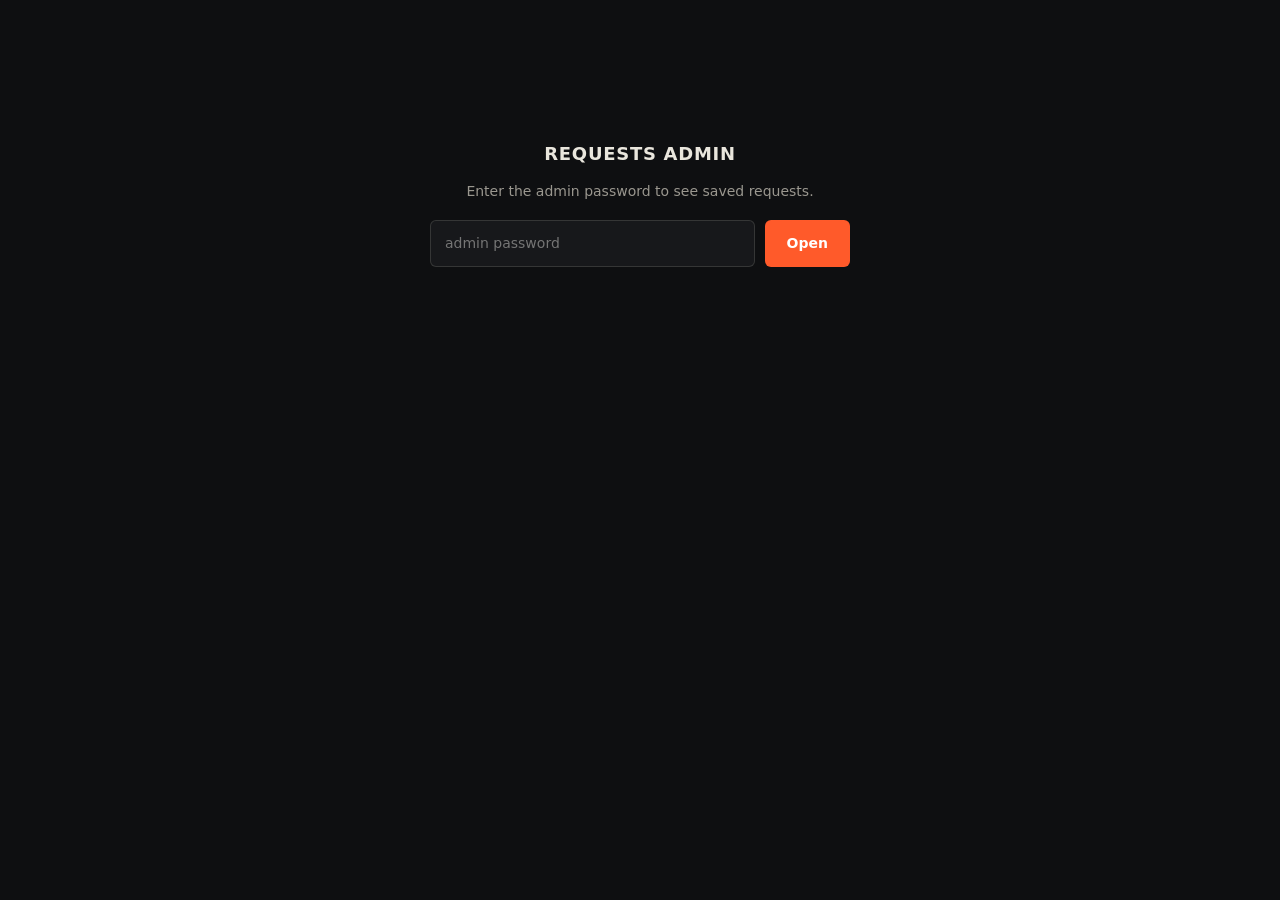
<file: admin.html>
<!DOCTYPE html>
<html lang="en" dir="ltr" data-theme="dark">
<head>
  <meta charset="UTF-8">
  <meta name="viewport" content="width=device-width, initial-scale=1.0">
  <meta http-equiv="Content-Security-Policy" content="default-src 'self'; script-src 'self' https://cdnjs.cloudflare.com https://challenges.cloudflare.com; style-src 'self' 'unsafe-inline'; font-src 'self' data:; img-src 'self' data:; connect-src 'self' https://api.github.com https://*.supabase.co https://challenges.cloudflare.com; frame-src https://challenges.cloudflare.com; worker-src 'self'; manifest-src 'self'; object-src 'none'; base-uri 'self'; form-action 'self' mailto: https://wa.me; upgrade-insecure-requests">
  <title>Requests — BG Sash admin</title>
  <meta name="robots" content="noindex, nofollow">
  <meta name="referrer" content="no-referrer">
  <style>
    :root { --bg:#0e0f11; --fg:#e9e6dd; --muted:#9a978f; --line:rgba(233,230,221,.14); --accent:#ff5a2a; --card:#17181b; }
    * { box-sizing: border-box; }
    body { margin:0; background:var(--bg); color:var(--fg); font:14px/1.5 "Segoe UI", system-ui, sans-serif; padding:32px; }
    h1 { font-size:18px; text-transform:uppercase; letter-spacing:.04em; }
    .muted { color:var(--muted); }
    #gate { max-width:420px; margin:12vh auto; text-align:center; }
    input, select { background:var(--card); border:1px solid var(--line); color:var(--fg); padding:12px 14px; border-radius:6px; font:inherit; width:100%; }
    button { background:var(--accent); border:0; color:#fff; font:inherit; font-weight:600; padding:12px 22px; border-radius:6px; cursor:pointer; }
    button:hover { filter:brightness(1.1); }
    button.lock { background:transparent; border:1px solid var(--line); color:var(--muted); font-size:11px; padding:4px 10px; margin-inline-start:10px; }
    #login { display:flex; gap:10px; margin-top:18px; }
    table { width:100%; border-collapse:collapse; margin:18px 0 34px; }
    th, td { text-align:start; padding:10px 12px; border-bottom:1px solid var(--line); vertical-align:top; }
    th { font-size:11px; text-transform:uppercase; letter-spacing:.06em; color:var(--muted); }
    tr:hover td { background:rgba(255,255,255,.02); }
    .pill { display:inline-block; padding:3px 10px; border-radius:999px; font-size:11px; border:1px solid var(--line); }
    .pill.new { color:var(--accent); border-color:var(--accent); }
    select.status { width:auto; padding:4px 8px; font-size:12px; }
    .wrap { max-width:1200px; margin:0 auto; }
    .err { color:var(--accent); margin-top:12px; }
    h3 { font-size:12px; text-transform:uppercase; letter-spacing:.06em; color:var(--muted); margin:0 0 4px; }
    .three { display:flex; flex-wrap:wrap; gap:26px; }
    .three > div { flex:1 1 250px; min-width:230px; }
    .three table { margin:8px 0 22px; }
    .bar { display:block; height:8px; background:rgba(255,255,255,.06); border-radius:2px; overflow:hidden; }
    .bar i { display:block; height:100%; background:var(--accent); opacity:.7; }
    td b { font-weight:600; }
    textarea { background:var(--card); border:1px solid var(--line); color:var(--fg); padding:8px 10px; border-radius:6px; font:inherit; font-size:12px; width:100%; min-height:46px; resize:vertical; }
    .row { display:flex; flex-wrap:wrap; gap:10px; align-items:center; margin:0 0 26px; }
    #availNote { flex:1 1 340px; width:auto; padding:8px 10px; font-size:12px; }
    @media (max-width:820px){ td,th{padding:8px 6px;font-size:12px} .hide-sm{display:none} }
  </style>
</head>
<body>
  <div id="gate">
    <h1>Requests admin</h1>
    <p class="muted">Enter the admin password to see saved requests.</p>
    <form id="login">
      <input type="password" id="pw" placeholder="admin password" autocomplete="current-password">
      <button type="submit">Open</button>
    </form>
    <p class="err" id="err"></p>
  </div>

  <div class="wrap" id="board" hidden>
    <h1>Requests <span class="muted" id="stamp"></span> <button type="button" id="lockBtn" class="lock">Lock</button></h1>
    <h2>Visits <select id="vRange" class="status">
      <option value="7">last 7 days</option>
      <option value="30" selected>last 30 days</option>
      <option value="90">last 90 days</option>
      <option value="180">last 180 days</option>
      <option value="365">last year</option>
    </select></h2>
    <p class="muted" id="vSummary">loading…</p>
    <table id="vSeries">
      <thead><tr><th>Day</th><th>Visitors</th><th>Views</th><th class="hide-sm">Shape</th></tr></thead>
      <tbody></tbody>
    </table>
    <div class="three">
      <div>
        <h3>Pages</h3>
        <table id="vPaths">
          <thead><tr><th>Path</th><th>Views</th></tr></thead>
          <tbody></tbody>
        </table>
      </div>
      <div>
        <h3>Where they came from</h3>
        <table id="vRefs">
          <thead><tr><th>Referrer</th><th>Visits</th></tr></thead>
          <tbody></tbody>
        </table>
      </div>
      <div>
        <h3>Languages</h3>
        <table id="vLangs">
          <thead><tr><th>Language</th><th>Views</th></tr></thead>
          <tbody></tbody>
        </table>
      </div>
      <div>
        <h3>Devices</h3>
        <table id="vDevices">
          <thead><tr><th>Device</th><th>Views</th></tr></thead>
          <tbody></tbody>
        </table>
      </div>
      <div>
        <h3>Browsers</h3>
        <table id="vBrowsers">
          <thead><tr><th>Browser</th><th>Views</th></tr></thead>
          <tbody></tbody>
        </table>
      </div>
    </div>
    <h2>Availability pill <span class="muted">— what the homepage says about working hours</span></h2>
    <p class="row">
      <select id="availState" class="status">
        <option value="auto">auto — the Baghdad clock decides</option>
        <option value="open">open — replies today</option>
        <option value="closed">closed — not taking work</option>
      </select>
      <input type="text" id="availNote" maxlength="120" placeholder="optional words for the pill, in the visitor's language (120)">
      <button type="button" id="availSave">Save</button>
      <span class="muted" id="availNow"></span>
    </p>
    <h2>Build requests
      <button type="button" id="csvBtn" class="lock">Export CSV</button>
      <span class="muted" id="saveState"></span>
    </h2>
    <table id="reqTable">
      <thead><tr><th>When</th><th>Service</th><th>Budget</th><th>Name</th><th>Contact</th><th class="hide-sm">Details</th><th class="hide-sm">Came from</th><th>Status</th><th>Notes</th></tr></thead>
      <tbody></tbody>
    </table>
    <h2>Contact messages
      <button type="button" id="csvMsgBtn" class="lock">Export CSV</button>
    </h2>
    <table id="msgTable">
      <thead><tr><th>When</th><th>Name</th><th>Email</th><th>Message</th></tr></thead>
      <tbody></tbody>
    </table>
  </div>

<script src="assets/js/admin.js?v=r28"></script>
</body>
</html>
</file>
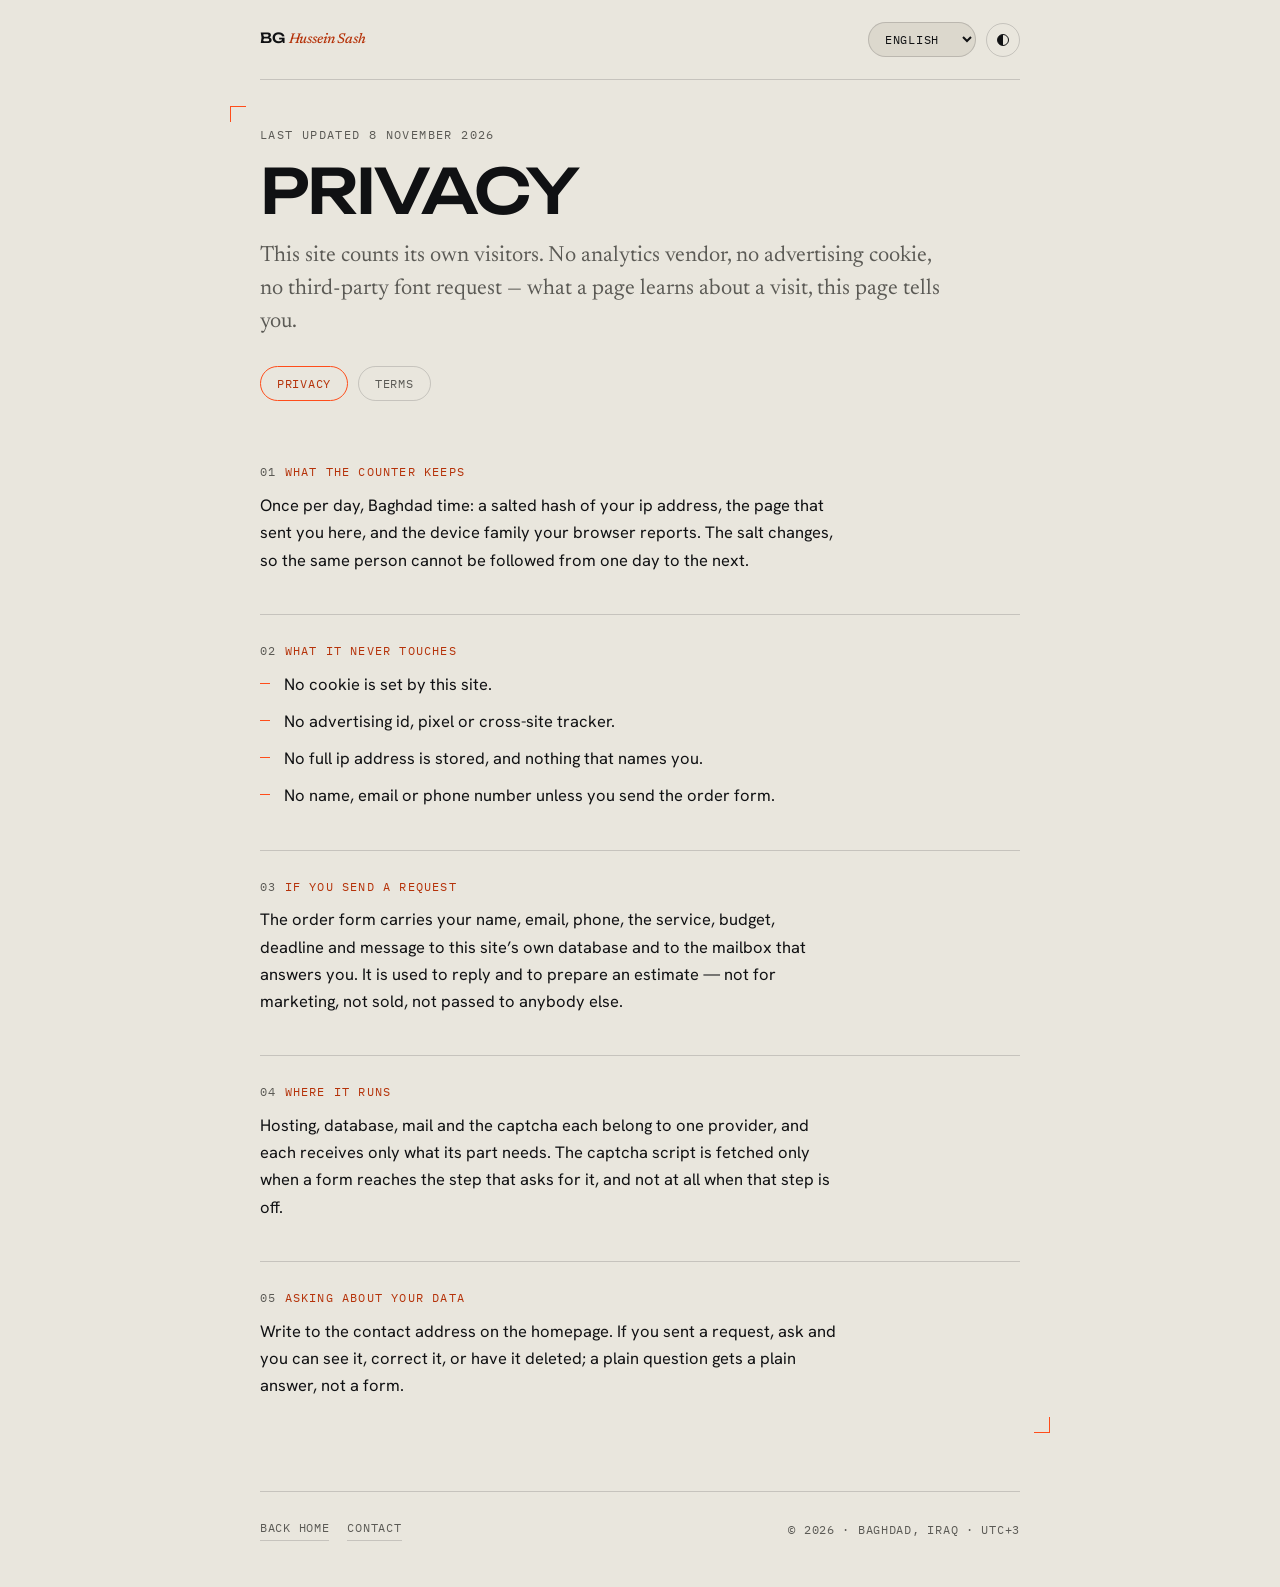
<file: privacy.html>
<!DOCTYPE html>
<html lang="en" dir="ltr" data-theme="dark">
<head>
  <meta charset="UTF-8">
  <meta name="viewport" content="width=device-width, initial-scale=1.0, viewport-fit=cover">
  <meta http-equiv="Content-Security-Policy" content="default-src 'self'; script-src 'self' https://cdnjs.cloudflare.com https://challenges.cloudflare.com; style-src 'self' 'unsafe-inline'; font-src 'self' data:; img-src 'self' data:; connect-src 'self' https://api.github.com https://*.supabase.co https://challenges.cloudflare.com; frame-src https://challenges.cloudflare.com; worker-src 'self'; manifest-src 'self'; object-src 'none'; base-uri 'self'; form-action 'self' mailto: https://wa.me; upgrade-insecure-requests">
  <title>Privacy · BG Hussein Sash</title>
  <meta name="description" content="What this site records about a visit, what it never collects, and where the data lives — the privacy policy of BG Hussein Sash, Baghdad.">
  <meta name="robots" content="index,follow">
  <meta name="theme-color" content="#0e0f11">
  <meta name="referrer" content="strict-origin-when-cross-origin">
  <script src="/assets/js/theme.js?v=r28"></script>
  <link rel="icon" href="/assets/favicon.svg" type="image/svg+xml">
  <link rel="apple-touch-icon" href="/assets/icons/apple-touch-icon.png">
  <link rel="manifest" href="/manifest.webmanifest">
  <link rel="canonical" href="https://mywebsite0776.web.app/privacy">
  <link rel="alternate" hreflang="en" href="https://mywebsite0776.web.app/privacy?lang=en">
  <link rel="alternate" hreflang="ar" href="https://mywebsite0776.web.app/privacy?lang=ar">
  <link rel="alternate" hreflang="ku" href="https://mywebsite0776.web.app/privacy?lang=ku">
  <link rel="alternate" hreflang="tr" href="https://mywebsite0776.web.app/privacy?lang=tr">
  <link rel="alternate" hreflang="fr" href="https://mywebsite0776.web.app/privacy?lang=fr">
  <link rel="alternate" hreflang="es" href="https://mywebsite0776.web.app/privacy?lang=es">
  <link rel="alternate" hreflang="de" href="https://mywebsite0776.web.app/privacy?lang=de">
  <link rel="alternate" hreflang="ru" href="https://mywebsite0776.web.app/privacy?lang=ru">
  <link rel="alternate" hreflang="zh" href="https://mywebsite0776.web.app/privacy?lang=zh">
  <link rel="alternate" hreflang="ja" href="https://mywebsite0776.web.app/privacy?lang=ja">
  <link rel="alternate" hreflang="ko" href="https://mywebsite0776.web.app/privacy?lang=ko">
  <link rel="alternate" hreflang="hi" href="https://mywebsite0776.web.app/privacy?lang=hi">
  <link rel="alternate" hreflang="x-default" href="https://mywebsite0776.web.app/privacy">
  <meta property="og:site_name" content="BG Hussein Sash">
  <meta property="og:title" content="Privacy · BG Hussein Sash">
  <meta property="og:description" content="What this site records about a visit, and what it never collects.">
  <meta property="og:type" content="website">
  <meta property="og:url" content="https://mywebsite0776.web.app/privacy">
  <meta property="og:image" content="https://mywebsite0776.web.app/assets/shots/og-cover.png">
  <meta property="og:image:width" content="1200">
  <meta property="og:image:height" content="630">
  <meta property="og:image:alt" content="BG Hussein Sash — IT Manager &amp; Software Engineer, Baghdad">
  <meta name="twitter:card" content="summary_large_image">
  <meta name="twitter:title" content="Privacy · BG Hussein Sash">
  <meta name="twitter:description" content="What this site records about a visit, and what it never collects.">
  <meta name="twitter:image" content="https://mywebsite0776.web.app/assets/shots/og-cover.png">
  <script type="application/ld+json">
  {
    "@context": "https://schema.org",
    "@type": "WebPage",
    "name": "Privacy",
    "url": "https://mywebsite0776.web.app/privacy",
    "inLanguage": "en",
    "isPartOf": { "@type": "WebSite", "name": "BG Hussein Sash", "url": "https://mywebsite0776.web.app/" }
  }
  </script>
  <script type="application/ld+json">
  {
    "@context": "https://schema.org",
    "@type": "BreadcrumbList",
    "itemListElement": [
      { "@type": "ListItem", "position": 1, "name": "Home", "item": "https://mywebsite0776.web.app/" },
      { "@type": "ListItem", "position": 2, "name": "Privacy" }
    ]
  }
  </script>
  <link rel="stylesheet" href="/assets/css/fonts.css?v=r28">
  <link rel="stylesheet" href="/assets/css/legal.css?v=r28">
</head>
<body>
  <a class="skip" href="#sheet" data-i18n="a11y.skip">Skip to content</a>

  <div class="wrap">
    <header class="lg-head">
      <a class="lg-brand" href="/"><span lang="en">BG</span> <em lang="en">Hussein Sash</em></a>
      <div class="lg-tools">
        <select id="langSelect" data-i18n-aria="a11y.language" aria-label="Language">
          <option value="en" lang="en">English</option><option value="ar" lang="ar">العربية</option><option value="ku" lang="ku">کوردی</option><option value="tr" lang="tr">Türkçe</option><option value="fr" lang="fr">Français</option><option value="es" lang="es">Español</option><option value="de" lang="de">Deutsch</option><option value="ru" lang="ru">Русский</option><option value="zh" lang="zh">中文</option><option value="ja" lang="ja">日本語</option><option value="ko" lang="ko">한국어</option><option value="hi" lang="hi">हिन्दी</option>
        </select>
        <button class="theme" id="themeBtn" type="button" data-i18n-aria="a11y.theme" aria-label="Switch light or dark theme"><i></i></button>
      </div>
    </header>

    <main class="lg" id="sheet">
      <p class="updated" data-i18n="legal.updated">Last updated 8 November 2026</p>
      <h1 data-i18n="legal.p.h1" data-page-title>Privacy</h1>
      <p class="lead" data-i18n="legal.p.lead">This site counts its own visitors. No analytics vendor, no advertising cookie, no third-party font request — what a page learns about a visit, this page tells you.</p>

      <ul class="tabs" data-i18n-aria="a11y.legal" aria-label="Privacy and terms">
        <li><a href="/privacy" aria-current="page" data-i18n="footer.privacy">Privacy</a></li>
        <li><a href="/terms" data-i18n="footer.terms">Terms</a></li>
      </ul>

      <section>
        <h2 data-num="01" data-i18n="legal.p.countH">What the counter keeps</h2>
        <p data-i18n="legal.p.countP">Once per day, Baghdad time: a salted hash of your ip address, the page that sent you here, and the device family your browser reports. The salt changes, so the same person cannot be followed from one day to the next.</p>
      </section>

      <section>
        <h2 data-num="02" data-i18n="legal.p.neverH">What it never touches</h2>
        <ul class="clauses">
          <li data-i18n="legal.p.never1">No cookie is set by this site.</li>
          <li data-i18n="legal.p.never2">No advertising id, pixel or cross-site tracker.</li>
          <li data-i18n="legal.p.never3">No full ip address is stored, and nothing that names you.</li>
          <li data-i18n="legal.p.never4">No name, email or phone number unless you send the order form.</li>
        </ul>
      </section>

      <section>
        <h2 data-num="03" data-i18n="legal.p.formH">If you send a request</h2>
        <p data-i18n="legal.p.formP">The order form carries your name, email, phone, the service, budget, deadline and message to this site’s own database and to the mailbox that answers you. It is used to reply and to prepare an estimate — not for marketing, not sold, not passed to anybody else.</p>
      </section>

      <section>
        <h2 data-num="04" data-i18n="legal.p.hostH">Where it runs</h2>
        <p data-i18n="legal.p.hostP">Hosting, database, mail and the captcha each belong to one provider, and each receives only what its part needs. The captcha script is fetched only when a form reaches the step that asks for it, and not at all when that step is off.</p>
      </section>

      <section>
        <h2 data-num="05" data-i18n="legal.p.askH">Asking about your data</h2>
        <p data-i18n="legal.p.askP">Write to the contact address on the homepage. If you sent a request, ask and you can see it, correct it, or have it deleted; a plain question gets a plain answer, not a form.</p>
      </section>
    </main>

    <footer class="lg-foot">
      <a href="/" data-i18n="notfound.home">Back home</a>
      <a href="/#contact" data-i18n="notfound.contact">Contact</a>
      <span class="mark"><span>&copy; 2026</span> · <span data-i18n="footer.place">Baghdad, Iraq · UTC+3</span></span>
    </footer>
  </div>

<script src="/assets/js/tally.js?v=r28"></script>
<script src="/assets/js/case.js?v=r28"></script>
</body>
</html>
</file>
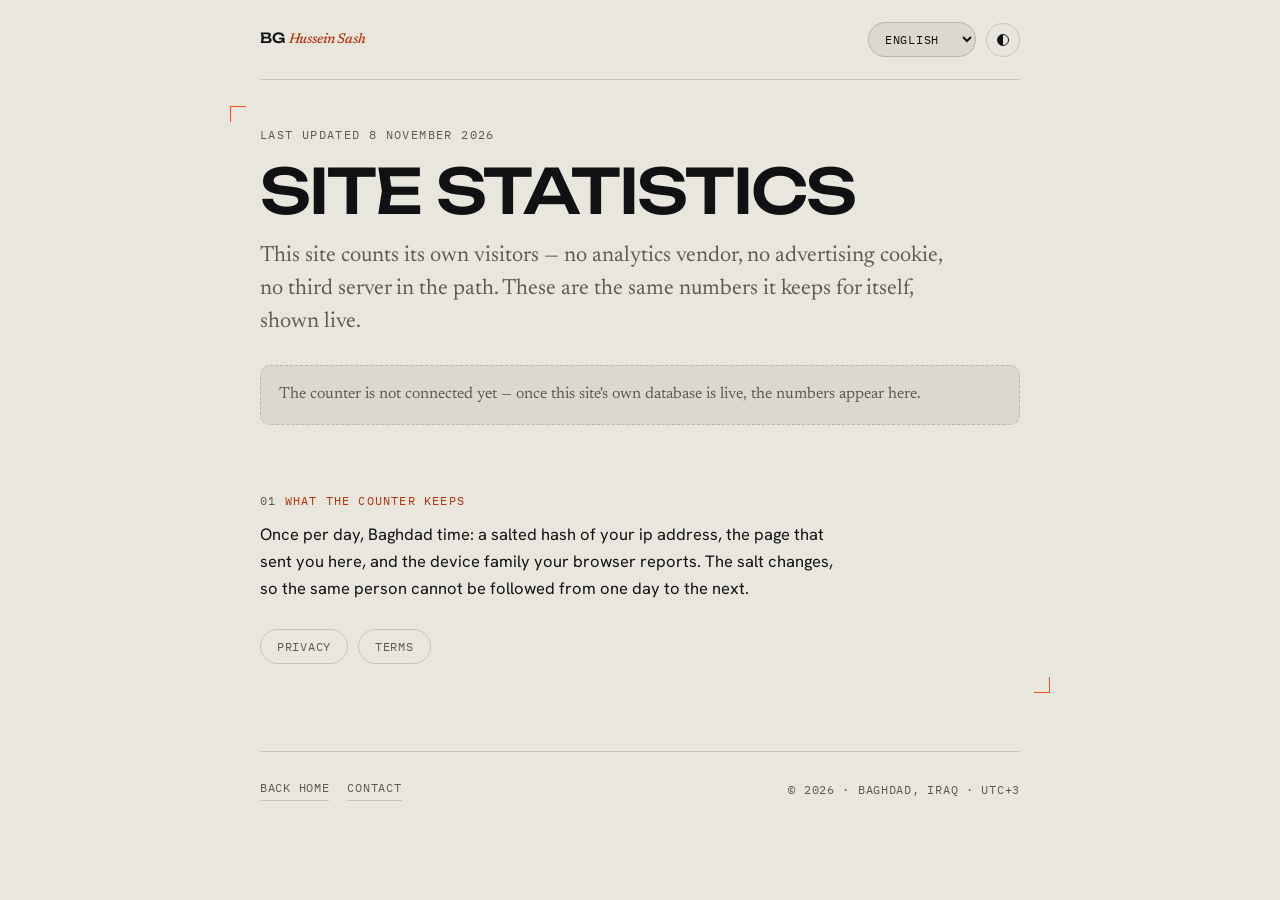
<file: stats.html>
<!DOCTYPE html>
<html lang="en" dir="ltr" data-theme="dark">
<head>
  <meta charset="UTF-8">
  <meta name="viewport" content="width=device-width, initial-scale=1.0, viewport-fit=cover">
  <meta http-equiv="Content-Security-Policy" content="default-src 'self'; script-src 'self' https://cdnjs.cloudflare.com https://challenges.cloudflare.com; style-src 'self' 'unsafe-inline'; font-src 'self' data:; img-src 'self' data:; connect-src 'self' https://api.github.com https://*.supabase.co https://challenges.cloudflare.com; frame-src https://challenges.cloudflare.com; worker-src 'self'; manifest-src 'self'; object-src 'none'; base-uri 'self'; form-action 'self' mailto: https://wa.me; upgrade-insecure-requests">
  <title>Statistics · BG Hussein Sash</title>
  <meta name="description" content="The live visitor count this site keeps for itself — total page views, unique visitors and today, counted with no analytics vendor and no advertising cookie.">
  <meta name="robots" content="index,follow">
  <meta name="theme-color" content="#0e0f11">
  <meta name="referrer" content="strict-origin-when-cross-origin">
  <script src="/assets/js/theme.js?v=r28"></script>
  <link rel="icon" href="/assets/favicon.svg" type="image/svg+xml">
  <link rel="apple-touch-icon" href="/assets/icons/apple-touch-icon.png">
  <link rel="manifest" href="/manifest.webmanifest">
  <link rel="canonical" href="https://mywebsite0776.web.app/stats">
  <link rel="alternate" hreflang="en" href="https://mywebsite0776.web.app/stats?lang=en">
  <link rel="alternate" hreflang="ar" href="https://mywebsite0776.web.app/stats?lang=ar">
  <link rel="alternate" hreflang="ku" href="https://mywebsite0776.web.app/stats?lang=ku">
  <link rel="alternate" hreflang="tr" href="https://mywebsite0776.web.app/stats?lang=tr">
  <link rel="alternate" hreflang="fr" href="https://mywebsite0776.web.app/stats?lang=fr">
  <link rel="alternate" hreflang="es" href="https://mywebsite0776.web.app/stats?lang=es">
  <link rel="alternate" hreflang="de" href="https://mywebsite0776.web.app/stats?lang=de">
  <link rel="alternate" hreflang="ru" href="https://mywebsite0776.web.app/stats?lang=ru">
  <link rel="alternate" hreflang="zh" href="https://mywebsite0776.web.app/stats?lang=zh">
  <link rel="alternate" hreflang="ja" href="https://mywebsite0776.web.app/stats?lang=ja">
  <link rel="alternate" hreflang="ko" href="https://mywebsite0776.web.app/stats?lang=ko">
  <link rel="alternate" hreflang="hi" href="https://mywebsite0776.web.app/stats?lang=hi">
  <link rel="alternate" hreflang="x-default" href="https://mywebsite0776.web.app/stats">
  <meta property="og:site_name" content="BG Hussein Sash">
  <meta property="og:title" content="Statistics · BG Hussein Sash">
  <meta property="og:description" content="The live visitor count this site keeps for itself — no analytics vendor, no advertising cookie.">
  <meta property="og:type" content="website">
  <meta property="og:url" content="https://mywebsite0776.web.app/stats">
  <meta property="og:image" content="https://mywebsite0776.web.app/assets/shots/og-cover.png">
  <meta property="og:image:width" content="1200">
  <meta property="og:image:height" content="630">
  <meta property="og:image:alt" content="BG Hussein Sash — IT Manager &amp; Software Engineer, Baghdad">
  <meta name="twitter:card" content="summary_large_image">
  <meta name="twitter:title" content="Statistics · BG Hussein Sash">
  <meta name="twitter:description" content="The live visitor count this site keeps for itself — no analytics vendor, no advertising cookie.">
  <meta name="twitter:image" content="https://mywebsite0776.web.app/assets/shots/og-cover.png">
  <script type="application/ld+json">
  {
    "@context": "https://schema.org",
    "@type": "WebPage",
    "name": "Site statistics",
    "url": "https://mywebsite0776.web.app/stats",
    "inLanguage": "en",
    "isPartOf": { "@type": "WebSite", "name": "BG Hussein Sash", "url": "https://mywebsite0776.web.app/" }
  }
  </script>
  <script type="application/ld+json">
  {
    "@context": "https://schema.org",
    "@type": "BreadcrumbList",
    "itemListElement": [
      { "@type": "ListItem", "position": 1, "name": "Home", "item": "https://mywebsite0776.web.app/" },
      { "@type": "ListItem", "position": 2, "name": "Site statistics" }
    ]
  }
  </script>
  <link rel="stylesheet" href="/assets/css/fonts.css?v=r28">
  <link rel="stylesheet" href="/assets/css/legal.css?v=r28">
</head>
<body>
  <a class="skip" href="#sheet" data-i18n="a11y.skip">Skip to content</a>

  <div class="wrap">
    <header class="lg-head">
      <a class="lg-brand" href="/"><span lang="en">BG</span> <em lang="en">Hussein Sash</em></a>
      <div class="lg-tools">
        <select id="langSelect" data-i18n-aria="a11y.language" aria-label="Language">
          <option value="en" lang="en">English</option><option value="ar" lang="ar">العربية</option><option value="ku" lang="ku">کوردی</option><option value="tr" lang="tr">Türkçe</option><option value="fr" lang="fr">Français</option><option value="es" lang="es">Español</option><option value="de" lang="de">Deutsch</option><option value="ru" lang="ru">Русский</option><option value="zh" lang="zh">中文</option><option value="ja" lang="ja">日本語</option><option value="ko" lang="ko">한국어</option><option value="hi" lang="hi">हिन्दी</option>
        </select>
        <button class="theme" id="themeBtn" type="button" data-i18n-aria="a11y.theme" aria-label="Switch light or dark theme"><i></i></button>
      </div>
    </header>

    <main class="lg" id="sheet">
      <p class="updated" data-i18n="legal.updated">Last updated 8 November 2026</p>
      <h1 data-i18n="stats.h1" data-page-title>Site statistics</h1>
      <p class="lead" data-i18n="stats.lead">This site counts its own visitors — no analytics vendor, no advertising cookie, no third server in the path. These are the same numbers it keeps for itself, shown live.</p>

      <div id="tally" class="stat-grid" hidden>
        <div class="stat"><b id="tViews"></b><span data-i18n="tally.views">page views</span></div>
        <div class="stat"><b id="tGuests"></b><span data-i18n="tally.guests">visitors</span></div>
        <div class="stat"><b id="tToday"></b><span data-i18n="tally.today">today</span></div>
      </div>
      <p id="statsOffline" class="stat-offline" data-i18n="stats.offline" hidden>The counter is not connected yet — once this site's own database is live, the numbers appear here.</p>

      <section>
        <h2 data-num="01" data-i18n="legal.p.countH">What the counter keeps</h2>
        <p data-i18n="legal.p.countP">Once per day, Baghdad time: a salted hash of your ip address, the page that sent you here, and the device family your browser reports. The salt changes, so the same person cannot be followed from one day to the next.</p>
      </section>

      <ul class="tabs" data-i18n-aria="a11y.legal" aria-label="Privacy and terms">
        <li><a href="/privacy" data-i18n="footer.privacy">Privacy</a></li>
        <li><a href="/terms" data-i18n="footer.terms">Terms</a></li>
      </ul>
    </main>

    <footer class="lg-foot">
      <a href="/" data-i18n="notfound.home">Back home</a>
      <a href="/#contact" data-i18n="notfound.contact">Contact</a>
      <span class="mark"><span>&copy; 2026</span> · <span data-i18n="footer.place">Baghdad, Iraq · UTC+3</span></span>
    </footer>
  </div>

<script src="/assets/js/tally.js?v=r28"></script>
<script src="/assets/js/case.js?v=r28"></script>
<script src="/assets/js/stats.js?v=r28"></script>
</body>
</html>
</file>
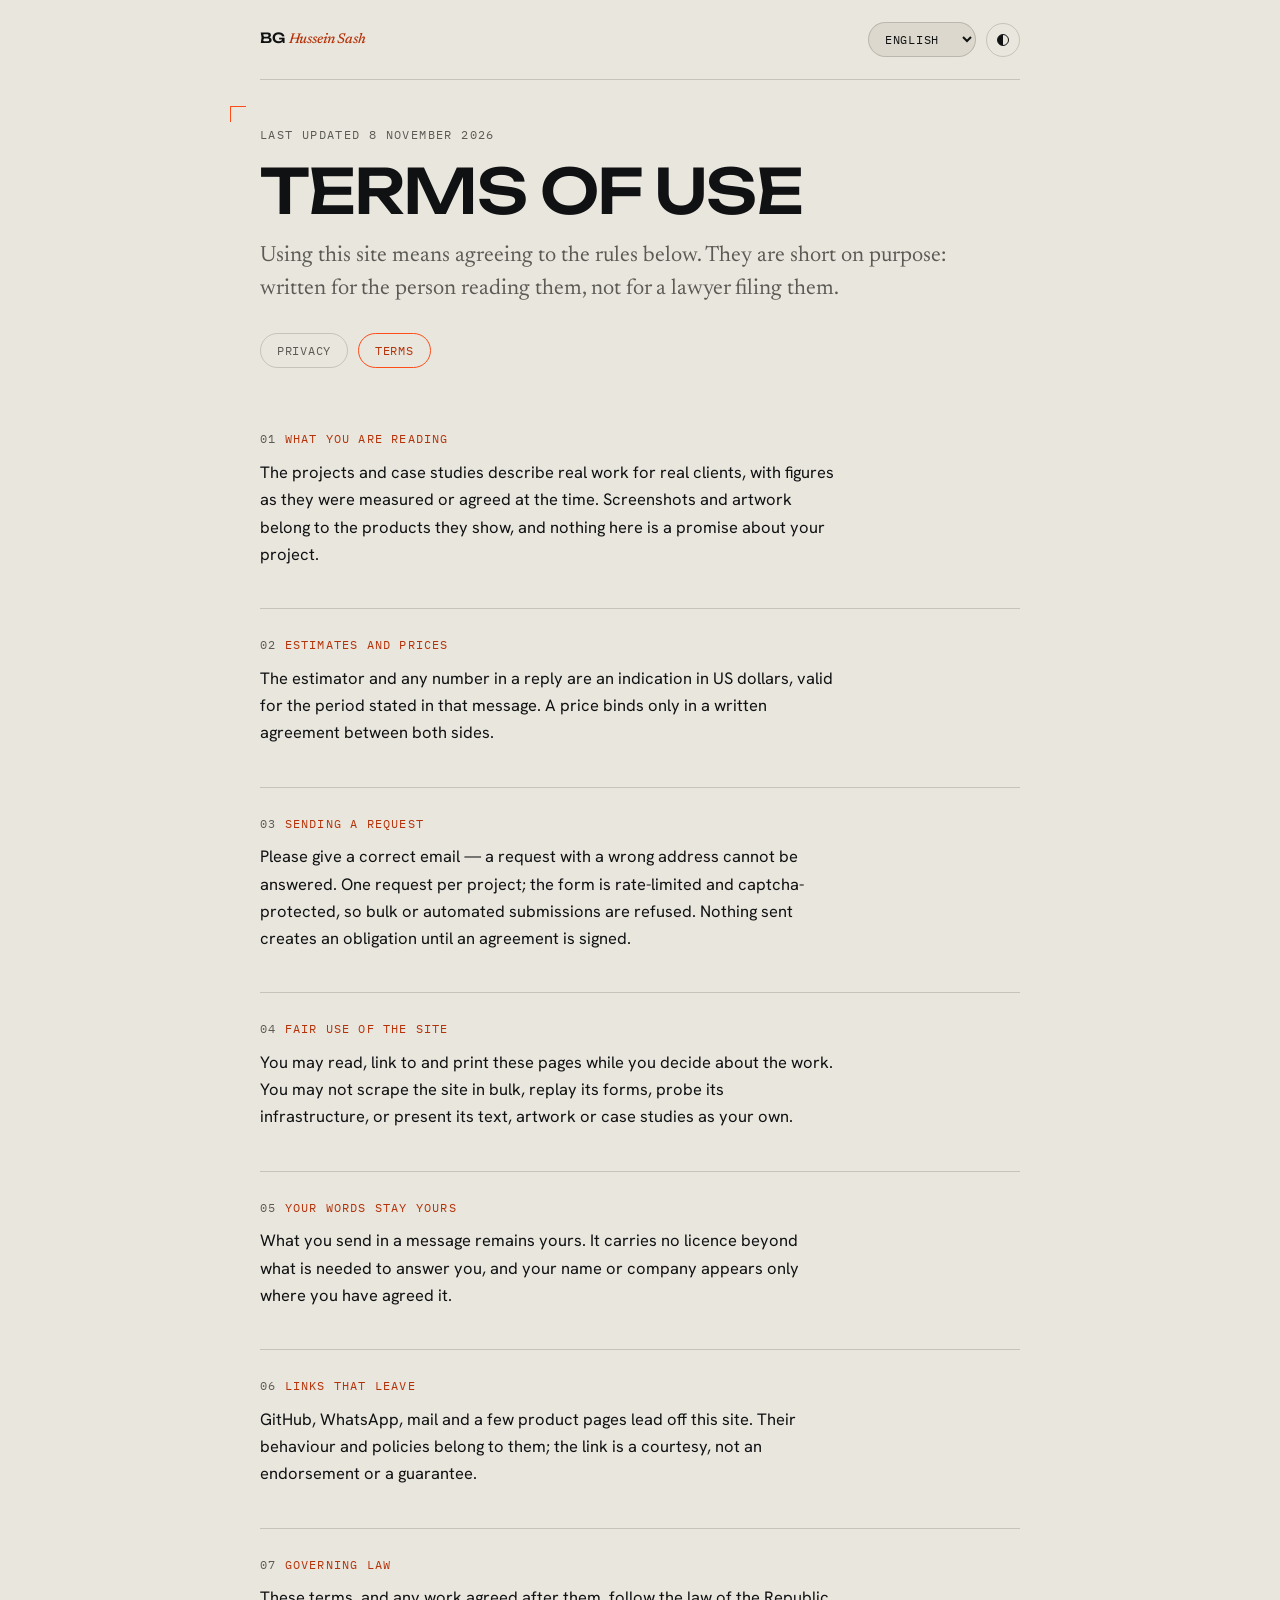
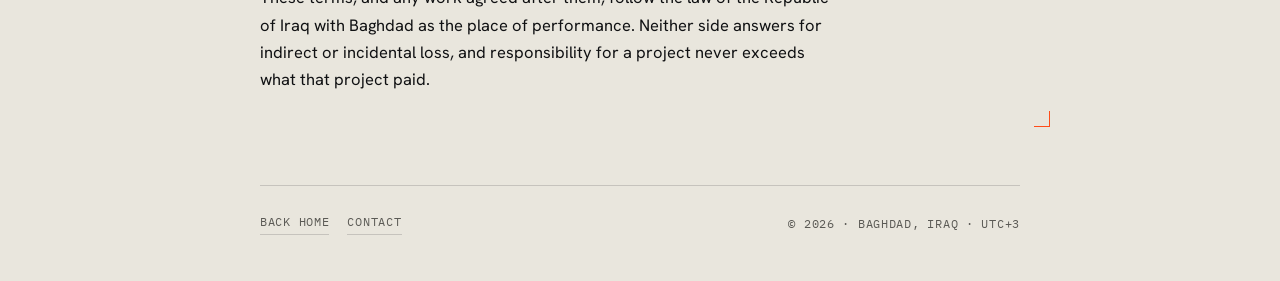
<file: terms.html>
<!DOCTYPE html>
<html lang="en" dir="ltr" data-theme="dark">
<head>
  <meta charset="UTF-8">
  <meta name="viewport" content="width=device-width, initial-scale=1.0, viewport-fit=cover">
  <meta http-equiv="Content-Security-Policy" content="default-src 'self'; script-src 'self' https://cdnjs.cloudflare.com https://challenges.cloudflare.com; style-src 'self' 'unsafe-inline'; font-src 'self' data:; img-src 'self' data:; connect-src 'self' https://api.github.com https://*.supabase.co https://challenges.cloudflare.com; frame-src https://challenges.cloudflare.com; worker-src 'self'; manifest-src 'self'; object-src 'none'; base-uri 'self'; form-action 'self' mailto: https://wa.me; upgrade-insecure-requests">
  <title>Terms of use · BG Hussein Sash</title>
  <meta name="description" content="The rules for using this portfolio: what the case studies promise, how estimates and requests work, what the forms are protected against, and which law applies.">
  <meta name="robots" content="index,follow">
  <meta name="theme-color" content="#0e0f11">
  <meta name="referrer" content="strict-origin-when-cross-origin">
  <script src="/assets/js/theme.js?v=r28"></script>
  <link rel="icon" href="/assets/favicon.svg" type="image/svg+xml">
  <link rel="apple-touch-icon" href="/assets/icons/apple-touch-icon.png">
  <link rel="manifest" href="/manifest.webmanifest">
  <link rel="canonical" href="https://mywebsite0776.web.app/terms">
  <link rel="alternate" hreflang="en" href="https://mywebsite0776.web.app/terms?lang=en">
  <link rel="alternate" hreflang="ar" href="https://mywebsite0776.web.app/terms?lang=ar">
  <link rel="alternate" hreflang="ku" href="https://mywebsite0776.web.app/terms?lang=ku">
  <link rel="alternate" hreflang="tr" href="https://mywebsite0776.web.app/terms?lang=tr">
  <link rel="alternate" hreflang="fr" href="https://mywebsite0776.web.app/terms?lang=fr">
  <link rel="alternate" hreflang="es" href="https://mywebsite0776.web.app/terms?lang=es">
  <link rel="alternate" hreflang="de" href="https://mywebsite0776.web.app/terms?lang=de">
  <link rel="alternate" hreflang="ru" href="https://mywebsite0776.web.app/terms?lang=ru">
  <link rel="alternate" hreflang="zh" href="https://mywebsite0776.web.app/terms?lang=zh">
  <link rel="alternate" hreflang="ja" href="https://mywebsite0776.web.app/terms?lang=ja">
  <link rel="alternate" hreflang="ko" href="https://mywebsite0776.web.app/terms?lang=ko">
  <link rel="alternate" hreflang="hi" href="https://mywebsite0776.web.app/terms?lang=hi">
  <link rel="alternate" hreflang="x-default" href="https://mywebsite0776.web.app/terms">
  <meta property="og:site_name" content="BG Hussein Sash">
  <meta property="og:title" content="Terms of use · BG Hussein Sash">
  <meta property="og:description" content="What the case studies promise, how estimates work, and which law applies.">
  <meta property="og:type" content="website">
  <meta property="og:url" content="https://mywebsite0776.web.app/terms">
  <meta property="og:image" content="https://mywebsite0776.web.app/assets/shots/og-cover.png">
  <meta property="og:image:width" content="1200">
  <meta property="og:image:height" content="630">
  <meta property="og:image:alt" content="BG Hussein Sash — IT Manager &amp; Software Engineer, Baghdad">
  <meta name="twitter:card" content="summary_large_image">
  <meta name="twitter:title" content="Terms of use · BG Hussein Sash">
  <meta name="twitter:description" content="What the case studies promise, how estimates work, and which law applies.">
  <meta name="twitter:image" content="https://mywebsite0776.web.app/assets/shots/og-cover.png">
  <script type="application/ld+json">
  {
    "@context": "https://schema.org",
    "@type": "WebPage",
    "name": "Terms of use",
    "url": "https://mywebsite0776.web.app/terms",
    "inLanguage": "en",
    "isPartOf": { "@type": "WebSite", "name": "BG Hussein Sash", "url": "https://mywebsite0776.web.app/" }
  }
  </script>
  <script type="application/ld+json">
  {
    "@context": "https://schema.org",
    "@type": "BreadcrumbList",
    "itemListElement": [
      { "@type": "ListItem", "position": 1, "name": "Home", "item": "https://mywebsite0776.web.app/" },
      { "@type": "ListItem", "position": 2, "name": "Terms of use" }
    ]
  }
  </script>
  <link rel="stylesheet" href="/assets/css/fonts.css?v=r28">
  <link rel="stylesheet" href="/assets/css/legal.css?v=r28">
</head>
<body>
  <a class="skip" href="#sheet" data-i18n="a11y.skip">Skip to content</a>

  <div class="wrap">
    <header class="lg-head">
      <a class="lg-brand" href="/"><span lang="en">BG</span> <em lang="en">Hussein Sash</em></a>
      <div class="lg-tools">
        <select id="langSelect" data-i18n-aria="a11y.language" aria-label="Language">
          <option value="en" lang="en">English</option><option value="ar" lang="ar">العربية</option><option value="ku" lang="ku">کوردی</option><option value="tr" lang="tr">Türkçe</option><option value="fr" lang="fr">Français</option><option value="es" lang="es">Español</option><option value="de" lang="de">Deutsch</option><option value="ru" lang="ru">Русский</option><option value="zh" lang="zh">中文</option><option value="ja" lang="ja">日本語</option><option value="ko" lang="ko">한국어</option><option value="hi" lang="hi">हिन्दी</option>
        </select>
        <button class="theme" id="themeBtn" type="button" data-i18n-aria="a11y.theme" aria-label="Switch light or dark theme"><i></i></button>
      </div>
    </header>

    <main class="lg" id="sheet">
      <p class="updated" data-i18n="legal.updated">Last updated 8 November 2026</p>
      <h1 data-i18n="legal.t.h1" data-page-title>Terms of use</h1>
      <p class="lead" data-i18n="legal.t.lead">Using this site means agreeing to the rules below. They are short on purpose: written for the person reading them, not for a lawyer filing them.</p>

      <ul class="tabs" data-i18n-aria="a11y.legal" aria-label="Privacy and terms">
        <li><a href="/privacy" data-i18n="footer.privacy">Privacy</a></li>
        <li><a href="/terms" aria-current="page" data-i18n="footer.terms">Terms</a></li>
      </ul>

      <section>
        <h2 data-num="01" data-i18n="legal.t.workH">What you are reading</h2>
        <p data-i18n="legal.t.workP">The projects and case studies describe real work for real clients, with figures as they were measured or agreed at the time. Screenshots and artwork belong to the products they show, and nothing here is a promise about your project.</p>
      </section>

      <section>
        <h2 data-num="02" data-i18n="legal.t.priceH">Estimates and prices</h2>
        <p data-i18n="legal.t.priceP">The estimator and any number in a reply are an indication in US dollars, valid for the period stated in that message. A price binds only in a written agreement between both sides.</p>
      </section>

      <section>
        <h2 data-num="03" data-i18n="legal.t.reqH">Sending a request</h2>
        <p data-i18n="legal.t.reqP">Please give a correct email — a request with a wrong address cannot be answered. One request per project; the form is rate-limited and captcha-protected, so bulk or automated submissions are refused. Nothing sent creates an obligation until an agreement is signed.</p>
      </section>

      <section>
        <h2 data-num="04" data-i18n="legal.t.useH">Fair use of the site</h2>
        <p data-i18n="legal.t.useP">You may read, link to and print these pages while you decide about the work. You may not scrape the site in bulk, replay its forms, probe its infrastructure, or present its text, artwork or case studies as your own.</p>
      </section>

      <section>
        <h2 data-num="05" data-i18n="legal.t.yoursH">Your words stay yours</h2>
        <p data-i18n="legal.t.yoursP">What you send in a message remains yours. It carries no licence beyond what is needed to answer you, and your name or company appears only where you have agreed it.</p>
      </section>

      <section>
        <h2 data-num="06" data-i18n="legal.t.outH">Links that leave</h2>
        <p data-i18n="legal.t.outP">GitHub, WhatsApp, mail and a few product pages lead off this site. Their behaviour and policies belong to them; the link is a courtesy, not an endorsement or a guarantee.</p>
      </section>

      <section>
        <h2 data-num="07" data-i18n="legal.t.lawH">Governing law</h2>
        <p data-i18n="legal.t.lawP">These terms, and any work agreed after them, follow the law of the Republic of Iraq with Baghdad as the place of performance. Neither side answers for indirect or incidental loss, and responsibility for a project never exceeds what that project paid.</p>
      </section>
    </main>

    <footer class="lg-foot">
      <a href="/" data-i18n="notfound.home">Back home</a>
      <a href="/#contact" data-i18n="notfound.contact">Contact</a>
      <span class="mark"><span>&copy; 2026</span> · <span data-i18n="footer.place">Baghdad, Iraq · UTC+3</span></span>
    </footer>
  </div>

<script src="/assets/js/tally.js?v=r28"></script>
<script src="/assets/js/case.js?v=r28"></script>
</body>
</html>
</file>
<file: assets/css/fonts.css>
/* fonts.css — the same faces the site has always used, served from this
   origin. no google request, so no visitor ip or user-agent leaves for a
   font. the unicode-range blocks are copied verbatim from what google
   publishes, which is what keeps a visitor downloading only the subset
   their language renders.

   generated by tools/fetch-fonts.js — do not hand-edit. run
   `node tools/fetch-fonts.js --force` to re-download.

   each url carries the first ten hex of its own sha256 instead of the
   site's ?v=rNN token: assets/** is served immutable for a year, so the
   url has to change exactly when the bytes do — and a real font swap
   should not wait for a release ritual to reach returning visitors. */

/* cyrillic-ext */
@font-face {
  font-family: 'Hanken Grotesk';
  font-style: normal;
  font-weight: 300 800;
  font-display: swap;
  src: url("/assets/fonts/hanken-grotesk-normal-300-800-cyrillic-ext.woff2?v=7ba47c7827") format("woff2");
  unicode-range: U+0460-052F, U+1C80-1C8A, U+20B4, U+2DE0-2DFF, U+A640-A69F, U+FE2E-FE2F;
}
/* latin-ext */
@font-face {
  font-family: 'Hanken Grotesk';
  font-style: normal;
  font-weight: 300 800;
  font-display: swap;
  src: url("/assets/fonts/hanken-grotesk-normal-300-800-latin-ext.woff2?v=768af2923e") format("woff2");
  unicode-range: U+0100-02BA, U+02BD-02C5, U+02C7-02CC, U+02CE-02D7, U+02DD-02FF, U+0304, U+0308, U+0329, U+1D00-1DBF, U+1E00-1E9F, U+1EF2-1EFF, U+2020, U+20A0-20AB, U+20AD-20C4, U+2113, U+2C60-2C7F, U+A720-A7FF;
}
/* latin */
@font-face {
  font-family: 'Hanken Grotesk';
  font-style: normal;
  font-weight: 300 800;
  font-display: swap;
  src: url("/assets/fonts/hanken-grotesk-normal-300-800-latin.woff2?v=e9201eddf1") format("woff2");
  unicode-range: U+0000-00FF, U+0131, U+0152-0153, U+02BB-02BC, U+02C6, U+02DA, U+02DC, U+0304, U+0308, U+0329, U+2000-206F, U+20AC, U+2122, U+2191, U+2193, U+2212, U+2215, U+FEFF, U+FFFD;
}
/* cyrillic-ext */
@font-face {
  font-family: 'IBM Plex Mono';
  font-style: normal;
  font-weight: 400;
  font-display: swap;
  src: url("/assets/fonts/ibm-plex-mono-normal-400-cyrillic-ext.woff2?v=f8c22ec180") format("woff2");
  unicode-range: U+0460-052F, U+1C80-1C8A, U+20B4, U+2DE0-2DFF, U+A640-A69F, U+FE2E-FE2F;
}
/* cyrillic */
@font-face {
  font-family: 'IBM Plex Mono';
  font-style: normal;
  font-weight: 400;
  font-display: swap;
  src: url("/assets/fonts/ibm-plex-mono-normal-400-cyrillic.woff2?v=7635422bd1") format("woff2");
  unicode-range: U+0301, U+0400-045F, U+0490-0491, U+04B0-04B1, U+2116;
}
/* latin-ext */
@font-face {
  font-family: 'IBM Plex Mono';
  font-style: normal;
  font-weight: 400;
  font-display: swap;
  src: url("/assets/fonts/ibm-plex-mono-normal-400-latin-ext.woff2?v=6bc0f226a5") format("woff2");
  unicode-range: U+0100-02BA, U+02BD-02C5, U+02C7-02CC, U+02CE-02D7, U+02DD-02FF, U+0304, U+0308, U+0329, U+1D00-1DBF, U+1E00-1E9F, U+1EF2-1EFF, U+2020, U+20A0-20AB, U+20AD-20C4, U+2113, U+2C60-2C7F, U+A720-A7FF;
}
/* latin */
@font-face {
  font-family: 'IBM Plex Mono';
  font-style: normal;
  font-weight: 400;
  font-display: swap;
  src: url("/assets/fonts/ibm-plex-mono-normal-400-latin.woff2?v=08949f728d") format("woff2");
  unicode-range: U+0000-00FF, U+0131, U+0152-0153, U+02BB-02BC, U+02C6, U+02DA, U+02DC, U+0304, U+0308, U+0329, U+2000-206F, U+20AC, U+2122, U+2191, U+2193, U+2212, U+2215, U+FEFF, U+FFFD;
}
/* cyrillic-ext */
@font-face {
  font-family: 'IBM Plex Mono';
  font-style: normal;
  font-weight: 500;
  font-display: swap;
  src: url("/assets/fonts/ibm-plex-mono-normal-500-cyrillic-ext.woff2?v=3febe5c7f2") format("woff2");
  unicode-range: U+0460-052F, U+1C80-1C8A, U+20B4, U+2DE0-2DFF, U+A640-A69F, U+FE2E-FE2F;
}
/* cyrillic */
@font-face {
  font-family: 'IBM Plex Mono';
  font-style: normal;
  font-weight: 500;
  font-display: swap;
  src: url("/assets/fonts/ibm-plex-mono-normal-500-cyrillic.woff2?v=1d89462e86") format("woff2");
  unicode-range: U+0301, U+0400-045F, U+0490-0491, U+04B0-04B1, U+2116;
}
/* latin-ext */
@font-face {
  font-family: 'IBM Plex Mono';
  font-style: normal;
  font-weight: 500;
  font-display: swap;
  src: url("/assets/fonts/ibm-plex-mono-normal-500-latin-ext.woff2?v=6bb06407c9") format("woff2");
  unicode-range: U+0100-02BA, U+02BD-02C5, U+02C7-02CC, U+02CE-02D7, U+02DD-02FF, U+0304, U+0308, U+0329, U+1D00-1DBF, U+1E00-1E9F, U+1EF2-1EFF, U+2020, U+20A0-20AB, U+20AD-20C4, U+2113, U+2C60-2C7F, U+A720-A7FF;
}
/* latin */
@font-face {
  font-family: 'IBM Plex Mono';
  font-style: normal;
  font-weight: 500;
  font-display: swap;
  src: url("/assets/fonts/ibm-plex-mono-normal-500-latin.woff2?v=01d2854474") format("woff2");
  unicode-range: U+0000-00FF, U+0131, U+0152-0153, U+02BB-02BC, U+02C6, U+02DA, U+02DC, U+0304, U+0308, U+0329, U+2000-206F, U+20AC, U+2122, U+2191, U+2193, U+2212, U+2215, U+FEFF, U+FFFD;
}
/* latin-ext */
@font-face {
  font-family: 'Newsreader';
  font-style: italic;
  font-weight: 300 800;
  font-display: swap;
  src: url("/assets/fonts/newsreader-italic-300-800-latin-ext.woff2?v=bb24f6648f") format("woff2");
  unicode-range: U+0100-02BA, U+02BD-02C5, U+02C7-02CC, U+02CE-02D7, U+02DD-02FF, U+0304, U+0308, U+0329, U+1D00-1DBF, U+1E00-1E9F, U+1EF2-1EFF, U+2020, U+20A0-20AB, U+20AD-20C4, U+2113, U+2C60-2C7F, U+A720-A7FF;
}
/* latin */
@font-face {
  font-family: 'Newsreader';
  font-style: italic;
  font-weight: 300 800;
  font-display: swap;
  src: url("/assets/fonts/newsreader-italic-300-800-latin.woff2?v=5dfcd10d24") format("woff2");
  unicode-range: U+0000-00FF, U+0131, U+0152-0153, U+02BB-02BC, U+02C6, U+02DA, U+02DC, U+0304, U+0308, U+0329, U+2000-206F, U+20AC, U+2122, U+2191, U+2193, U+2212, U+2215, U+FEFF, U+FFFD;
}
/* latin-ext */
@font-face {
  font-family: 'Newsreader';
  font-style: normal;
  font-weight: 300 800;
  font-display: swap;
  src: url("/assets/fonts/newsreader-normal-300-800-latin-ext.woff2?v=45683de03d") format("woff2");
  unicode-range: U+0100-02BA, U+02BD-02C5, U+02C7-02CC, U+02CE-02D7, U+02DD-02FF, U+0304, U+0308, U+0329, U+1D00-1DBF, U+1E00-1E9F, U+1EF2-1EFF, U+2020, U+20A0-20AB, U+20AD-20C4, U+2113, U+2C60-2C7F, U+A720-A7FF;
}
/* latin */
@font-face {
  font-family: 'Newsreader';
  font-style: normal;
  font-weight: 300 800;
  font-display: swap;
  src: url("/assets/fonts/newsreader-normal-300-800-latin.woff2?v=6e4f2958c3") format("woff2");
  unicode-range: U+0000-00FF, U+0131, U+0152-0153, U+02BB-02BC, U+02C6, U+02DA, U+02DC, U+0304, U+0308, U+0329, U+2000-206F, U+20AC, U+2122, U+2191, U+2193, U+2212, U+2215, U+FEFF, U+FFFD;
}
/* arabic */
@font-face {
  font-family: 'Noto Naskh Arabic';
  font-style: normal;
  font-weight: 400 700;
  font-display: swap;
  src: url("/assets/fonts/noto-naskh-arabic-normal-400-700-arabic.woff2?v=2a10d33e1f") format("woff2");
  unicode-range: U+0600-06FF, U+0750-077F, U+0870-0891, U+0897-08E1, U+08E3-08FF, U+200C-200E, U+2010-2011, U+204F, U+2E41, U+FB50-FDFF, U+FE70-FE74, U+FE76-FEFC, U+102E0-102FB, U+10E60-10E7E, U+10EC2-10EC7, U+10EC9-10EEE, U+10EF0-10EFF, U+1EE00-1EE03, U+1EE05-1EE1F, U+1EE21-1EE22, U+1EE24, U+1EE27, U+1EE29-1EE32, U+1EE34-1EE37, U+1EE39, U+1EE3B, U+1EE42, U+1EE47, U+1EE49, U+1EE4B, U+1EE4D-1EE4F, U+1EE51-1EE52, U+1EE54, U+1EE57, U+1EE59, U+1EE5B, U+1EE5D, U+1EE5F, U+1EE61-1EE62, U+1EE64, U+1EE67-1EE6A, U+1EE6C-1EE72, U+1EE74-1EE77, U+1EE79-1EE7C, U+1EE7E, U+1EE80-1EE89, U+1EE8B-1EE9B, U+1EEA1-1EEA3, U+1EEA5-1EEA9, U+1EEAB-1EEBB, U+1EEF0-1EEF1;
}
/* latin-ext */
@font-face {
  font-family: 'Noto Naskh Arabic';
  font-style: normal;
  font-weight: 400 700;
  font-display: swap;
  src: url("/assets/fonts/noto-naskh-arabic-normal-400-700-latin-ext.woff2?v=3d7795251b") format("woff2");
  unicode-range: U+0100-02BA, U+02BD-02C5, U+02C7-02CC, U+02CE-02D7, U+02DD-02FF, U+0304, U+0308, U+0329, U+1D00-1DBF, U+1E00-1E9F, U+1EF2-1EFF, U+2020, U+20A0-20AB, U+20AD-20C4, U+2113, U+2C60-2C7F, U+A720-A7FF;
}
/* latin */
@font-face {
  font-family: 'Noto Naskh Arabic';
  font-style: normal;
  font-weight: 400 700;
  font-display: swap;
  src: url("/assets/fonts/noto-naskh-arabic-normal-400-700-latin.woff2?v=2a30d48ddf") format("woff2");
  unicode-range: U+0000-00FF, U+0131, U+0152-0153, U+02BB-02BC, U+02C6, U+02DA, U+02DC, U+0304, U+0308, U+0329, U+2000-206F, U+20AC, U+2122, U+2191, U+2193, U+2212, U+2215, U+FEFF, U+FFFD;
}
/* arabic */
@font-face {
  font-family: 'Noto Sans Arabic';
  font-style: normal;
  font-weight: 300 800;
  font-display: swap;
  src: url("/assets/fonts/noto-sans-arabic-normal-300-800-arabic.woff2?v=ce85091f02") format("woff2");
  unicode-range: U+0600-06FF, U+0750-077F, U+0870-0891, U+0897-08E1, U+08E3-08FF, U+200C-200E, U+2010-2011, U+204F, U+2E41, U+FB50-FDFF, U+FE70-FE74, U+FE76-FEFC, U+102E0-102FB, U+10E60-10E7E, U+10EC2-10EC7, U+10EC9-10EEE, U+10EF0-10EFF, U+1EE00-1EE03, U+1EE05-1EE1F, U+1EE21-1EE22, U+1EE24, U+1EE27, U+1EE29-1EE32, U+1EE34-1EE37, U+1EE39, U+1EE3B, U+1EE42, U+1EE47, U+1EE49, U+1EE4B, U+1EE4D-1EE4F, U+1EE51-1EE52, U+1EE54, U+1EE57, U+1EE59, U+1EE5B, U+1EE5D, U+1EE5F, U+1EE61-1EE62, U+1EE64, U+1EE67-1EE6A, U+1EE6C-1EE72, U+1EE74-1EE77, U+1EE79-1EE7C, U+1EE7E, U+1EE80-1EE89, U+1EE8B-1EE9B, U+1EEA1-1EEA3, U+1EEA5-1EEA9, U+1EEAB-1EEBB, U+1EEF0-1EEF1;
}
/* latin-ext */
@font-face {
  font-family: 'Noto Sans Arabic';
  font-style: normal;
  font-weight: 300 800;
  font-display: swap;
  src: url("/assets/fonts/noto-sans-arabic-normal-300-800-latin-ext.woff2?v=27fe6458d5") format("woff2");
  unicode-range: U+0100-02BA, U+02BD-02C5, U+02C7-02CC, U+02CE-02D7, U+02DD-02FF, U+0304, U+0308, U+0329, U+1D00-1DBF, U+1E00-1E9F, U+1EF2-1EFF, U+2020, U+20A0-20AB, U+20AD-20C4, U+2113, U+2C60-2C7F, U+A720-A7FF;
}
/* latin */
@font-face {
  font-family: 'Noto Sans Arabic';
  font-style: normal;
  font-weight: 300 800;
  font-display: swap;
  src: url("/assets/fonts/noto-sans-arabic-normal-300-800-latin.woff2?v=fed070abc9") format("woff2");
  unicode-range: U+0000-00FF, U+0131, U+0152-0153, U+02BB-02BC, U+02C6, U+02DA, U+02DC, U+0304, U+0308, U+0329, U+2000-206F, U+20AC, U+2122, U+2191, U+2193, U+2212, U+2215, U+FEFF, U+FFFD;
}
/* cyrillic-ext */
@font-face {
  font-family: 'Unbounded';
  font-style: normal;
  font-weight: 300 900;
  font-display: swap;
  src: url("/assets/fonts/unbounded-normal-300-900-cyrillic-ext.woff2?v=f25c38d28d") format("woff2");
  unicode-range: U+0460-052F, U+1C80-1C8A, U+20B4, U+2DE0-2DFF, U+A640-A69F, U+FE2E-FE2F;
}
/* cyrillic */
@font-face {
  font-family: 'Unbounded';
  font-style: normal;
  font-weight: 300 900;
  font-display: swap;
  src: url("/assets/fonts/unbounded-normal-300-900-cyrillic.woff2?v=e30bf6a606") format("woff2");
  unicode-range: U+0301, U+0400-045F, U+0490-0491, U+04B0-04B1, U+2116;
}
/* latin-ext */
@font-face {
  font-family: 'Unbounded';
  font-style: normal;
  font-weight: 300 900;
  font-display: swap;
  src: url("/assets/fonts/unbounded-normal-300-900-latin-ext.woff2?v=845e1c9fe2") format("woff2");
  unicode-range: U+0100-02BA, U+02BD-02C5, U+02C7-02CC, U+02CE-02D7, U+02DD-02FF, U+0304, U+0308, U+0329, U+1D00-1DBF, U+1E00-1E9F, U+1EF2-1EFF, U+2020, U+20A0-20AB, U+20AD-20C4, U+2113, U+2C60-2C7F, U+A720-A7FF;
}
/* latin */
@font-face {
  font-family: 'Unbounded';
  font-style: normal;
  font-weight: 300 900;
  font-display: swap;
  src: url("/assets/fonts/unbounded-normal-300-900-latin.woff2?v=22f9b928aa") format("woff2");
  unicode-range: U+0000-00FF, U+0131, U+0152-0153, U+02BB-02BC, U+02C6, U+02DA, U+02DC, U+0304, U+0308, U+0329, U+2000-206F, U+20AC, U+2122, U+2191, U+2193, U+2212, U+2215, U+FEFF, U+FFFD;
}
</file>
<file: assets/css/legal.css>
/* ============================================================
   legal.css — privacy and terms, the two pages that are pure
   reading. same register-sheet language as the rest of the site
   (mono annotations, hairlines, one signal colour), set as a
   single column because nobody skims a policy in two.
   the palette is repeated here rather than imported: these pages
   ship with fonts.css + legal.css and nothing else, so a change
   to the homepage stylesheet can never redden a legal document.
   ============================================================ */

:root {
  --bg: #e9e6dd;
  --fg: #101113;
  --muted: #5b5a55;
  --line: rgba(16, 17, 19, .16);
  --card: #dcd8cd;
  --accent: #ff4d1a;
  --accent-ink: #fff;
  --accent-text: #b53209;
  --f-display: "Unbounded", "Noto Sans Arabic", "Arial Black", system-ui, sans-serif;
  --f-serif: "Newsreader", "Noto Naskh Arabic", Georgia, "Times New Roman", serif;
  --f-mono: "IBM Plex Mono", ui-monospace, Menlo, monospace;
  --f-body: "Hanken Grotesk", "Noto Sans Arabic", system-ui, -apple-system, "Segoe UI", sans-serif;
  color-scheme: light;
}

:root[data-theme="dark"] {
  --bg: #0e0f11;
  --fg: #ece9df;
  --muted: #8e8c85;
  --line: rgba(236, 233, 223, .16);
  --card: #17181b;
  --accent: #ff5a2a;
  --accent-ink: #0e0f11;
  --accent-text: #ff5a2a;
  color-scheme: dark;
}

* { box-sizing: border-box; }

body {
  margin: 0;
  background: var(--bg);
  color: var(--fg);
  font-family: var(--f-body);
  font-size: 16.5px;
  line-height: 1.65;
  -webkit-font-smoothing: antialiased;
  padding: 0 max(18px, env(safe-area-inset-left, 0px)) 0 max(18px, env(safe-area-inset-right, 0px));
}

/* a policy is a document people may need to quote — the site's
   no-copy rule deliberately does not reach these two pages */
.lg, .lg * { -webkit-user-select: text; user-select: text; }

.wrap { max-width: 760px; margin-inline: auto; }

.skip {
  position: absolute; inset-inline-start: -999px; top: 8px;
  background: var(--fg); color: var(--bg); padding: 8px 12px; z-index: 100;
}
.skip:focus { inset-inline-start: 12px; }

/* ── head ─────────────────────────────────────────────────── */

.lg-head {
  display: flex; align-items: center; justify-content: space-between;
  gap: 16px; flex-wrap: wrap;
  padding-block: 22px; border-bottom: 1px solid var(--line);
}
.lg-brand {
  font-family: var(--f-display); font-size: 14px; font-weight: 500;
  letter-spacing: -.01em; text-transform: uppercase; text-decoration: none; color: var(--fg);
}
.lg-brand em { font-family: var(--f-serif); font-style: italic; text-transform: none; color: var(--accent-text); }
.lg-tools { display: flex; gap: 10px; align-items: center; }

select {
  font-family: var(--f-mono); font-size: 12px; text-transform: uppercase; letter-spacing: .06em;
  background: var(--card); color: var(--fg); border: 1px solid var(--line);
  border-radius: 999px; padding: 8px 12px; cursor: pointer;
}
button.theme {
  width: 34px; height: 34px; border-radius: 50%; border: 1px solid var(--line);
  background: transparent; color: var(--fg); cursor: pointer; display: grid; place-items: center;
}
button.theme i {
  width: 12px; height: 12px; border-radius: 50%; border: 1.5px solid currentColor;
  background: linear-gradient(90deg, currentColor 50%, transparent 50%);
}

/* ── the sheet ────────────────────────────────────────────── */

.lg {
  position: relative;
  padding-block: 46px 40px;
}
/* register ticks, the same marks the main sheet wears */
.lg::before, .lg::after {
  content: ""; position: absolute; width: 15px; height: 15px;
  border: 1px solid var(--accent); pointer-events: none;
}
.lg::before { top: 26px; inset-inline-start: -30px; border-right: 0; border-bottom: 0; }
.lg::after { bottom: 6px; inset-inline-end: -30px; border-left: 0; border-top: 0; }

.updated {
  font-family: var(--f-mono); font-size: 11.5px; text-transform: uppercase;
  letter-spacing: .12em; color: var(--muted); margin: 0;
}
h1 {
  font-family: var(--f-display); font-weight: 500;
  font-size: clamp(34px, 6vw, 62px); line-height: 1.02; letter-spacing: -.03em;
  text-transform: uppercase; margin: 14px 0 0;
}
.lead {
  font-family: var(--f-serif); font-size: clamp(18px, 2.2vw, 22px); line-height: 1.5;
  color: var(--muted); margin: 18px 0 0; max-width: 58ch;
}

/* privacy <-> terms, the only navigation these pages need */
.tabs {
  display: flex; gap: 10px; flex-wrap: wrap;
  margin: 30px 0 0; padding: 0; list-style: none;
}
.tabs a {
  font-family: var(--f-mono); font-size: 12px; text-transform: uppercase; letter-spacing: .06em;
  text-decoration: none; color: var(--muted);
  border: 1px solid var(--line); border-radius: 999px; padding: 9px 16px;
}
.tabs a:hover { border-color: var(--fg); color: var(--fg); }
.tabs a[aria-current="page"] { border-color: var(--accent); color: var(--accent-text); }

/* ── clauses ──────────────────────────────────────────────── */

section { border-top: 1px solid var(--line); margin-top: 40px; padding-top: 26px; }
section:first-of-type { border-top: 0; }

h2 {
  font-family: var(--f-mono); font-size: 12px; font-weight: 400;
  text-transform: uppercase; letter-spacing: .1em; color: var(--accent-text);
  margin: 0 0 10px;
}
h2::before { content: attr(data-num) " "; color: var(--muted); }

section p { margin: 0 0 14px; max-width: 64ch; }
section p:last-child { margin-bottom: 0; }

ul.clauses { list-style: none; margin: 0; padding: 0; }
ul.clauses li {
  position: relative; padding-inline-start: 24px; margin-bottom: 10px; max-width: 62ch;
}
ul.clauses li:last-child { margin-bottom: 0; }
ul.clauses li::before {
  content: ""; position: absolute; inset-inline-start: 0; top: .72em;
  width: 10px; height: 1px; background: var(--accent);
}

/* ── foot ─────────────────────────────────────────────────── */

.lg-foot {
  margin-top: 52px; padding-block: 26px 46px; border-top: 1px solid var(--line);
  display: flex; gap: 18px; flex-wrap: wrap; align-items: center;
  font-family: var(--f-mono); font-size: 12px; text-transform: uppercase; letter-spacing: .06em;
  color: var(--muted);
}
.lg-foot a { color: var(--muted); text-decoration: none; border-bottom: 1px solid var(--line); padding-bottom: 2px; }
.lg-foot a:hover { color: var(--fg); border-color: var(--fg); }
.lg-foot .mark { margin-inline-start: auto; }

/* ── direction and small screens ──────────────────────────── */

[dir="rtl"] h1, [dir="rtl"] .lg-brand { letter-spacing: 0; }
[dir="rtl"] .lg::before { border-right: 1px solid var(--accent); border-bottom: 0; border-left: 0; border-top: 1px solid var(--accent); }
[dir="rtl"] .lg::after { border-left: 1px solid var(--accent); border-top: 0; border-right: 0; border-bottom: 1px solid var(--accent); }

@media (max-width: 720px) {
  .lg::before, .lg::after { display: none; }
  .lg-foot .mark { margin-inline-start: 0; }
}

@media (prefers-reduced-motion: reduce) {
  * { scroll-behavior: auto !important; }
}

@media print {
  :root { --bg: #fff; --fg: #000; --muted: #333; --line: #bbb; --accent: #000; --accent-text: #000; }
  .lg-head, .lg-tools, .tabs, .lg-foot a, .skip { display: none !important; }
  body { font-size: 11pt; }
  section { break-inside: avoid; }
}

/* ── contrast, forced colours ─────────────────────────────── */
/* a policy is the one document on this site somebody might have to read in a
   forced palette, so the same tokens move here as on the homepage — and the
   text stays selectable, which is the point of the file */

@media (prefers-contrast: more) {
  :root { --muted: #24252b; --line: rgba(16, 17, 19, .45); }
  :root[data-theme="dark"] { --muted: #dedbd2; --line: rgba(236, 233, 223, .45); }
  :focus-visible { outline-width: 3px; }
}

@media (forced-colors: active) {
  :root, :root[data-theme="dark"] {
    --bg: Canvas; --fg: CanvasText; --muted: CanvasText; --card: Canvas;
    --line: CanvasText; --accent: LinkText; --accent-ink: Canvas; --accent-text: LinkText;
  }
}

/* ── the public stats page ────────────────────────────────── */
/* three headline numbers, the same three the box under the clock shows.
   the grid stays hidden until tally.js marks it live, so the page never
   prints a zero it did not count — stats.js reveals the note instead. */
.stat-grid {
  display: grid; gap: 14px; margin: 26px 0 8px;
  grid-template-columns: repeat(3, minmax(0, 1fr));
}
/* display:grid overrides the [hidden] UA rule, so both panels need this
   stated plainly or a not-yet-live grid would show three zeros */
.stat-grid[hidden], .stat-offline[hidden] { display: none; }
.stat {
  border: 1px solid var(--line); background: var(--card);
  border-radius: 10px; padding: 18px 16px; text-align: center;
}
.stat b {
  display: block; font-family: var(--f-display); font-weight: 500;
  font-size: clamp(28px, 6vw, 40px); line-height: 1.1; letter-spacing: -.02em;
  color: var(--fg); font-variant-numeric: tabular-nums;
}
.stat span {
  display: block; margin-top: 8px; font-family: var(--f-mono);
  font-size: 11px; text-transform: uppercase; letter-spacing: .1em; color: var(--muted);
}
.stat-offline {
  border: 1px dashed var(--line); border-radius: 10px; background: var(--card);
  padding: 16px 18px; margin: 26px 0 8px; color: var(--muted);
  font-family: var(--f-serif); font-size: 16px; line-height: 1.6;
}
@media (max-width: 560px) {
  .stat-grid { grid-template-columns: 1fr; }
}
</file>
